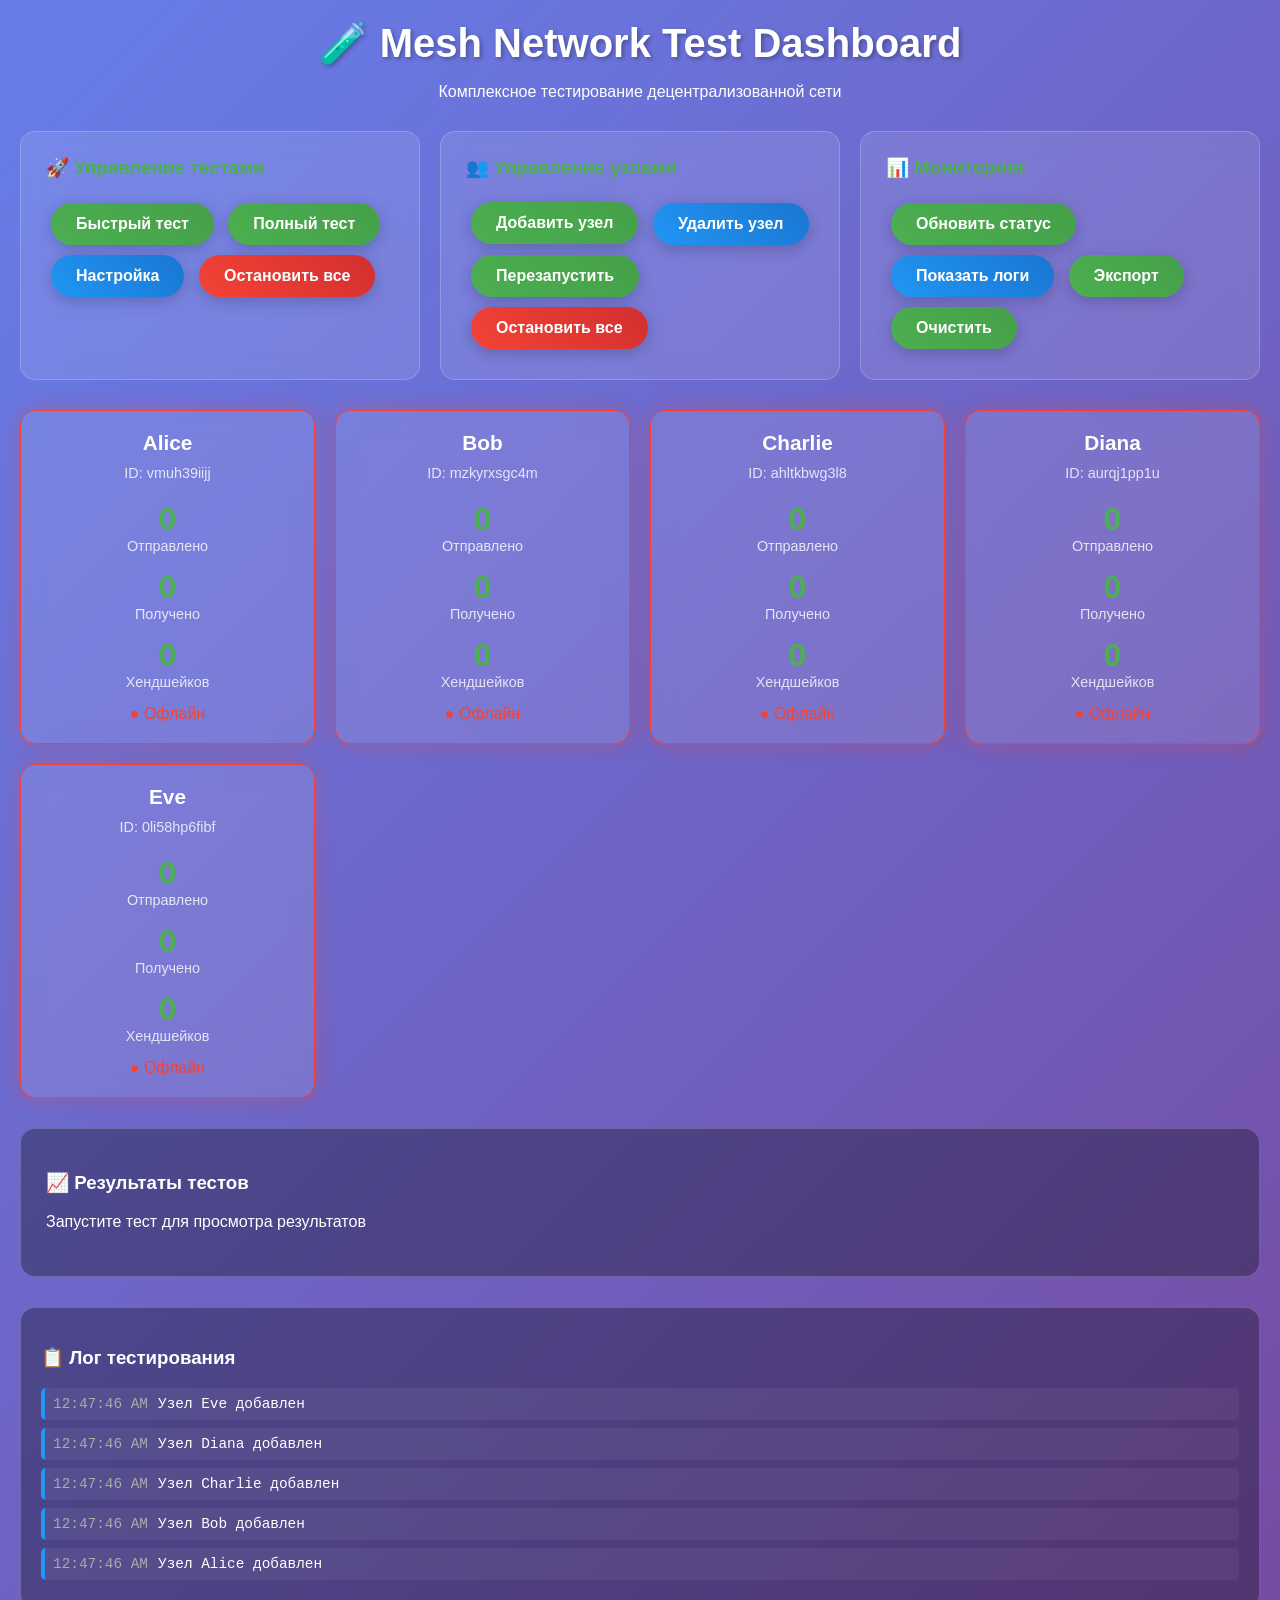
<file: frontend/mesh_test_dashboard.html>
<!DOCTYPE html>
<html lang="ru">
<head>
    <meta charset="UTF-8">
    <meta name="viewport" content="width=device-width, initial-scale=1.0">
    <title>Mesh Network Test Dashboard</title>
    <style>
        body {
            font-family: 'Segoe UI', Tahoma, Geneva, Verdana, sans-serif;
            margin: 0;
            padding: 20px;
            background: linear-gradient(135deg, #667eea 0%, #764ba2 100%);
            color: white;
            min-height: 100vh;
        }
        
        .container {
            max-width: 1400px;
            margin: 0 auto;
        }
        
        .header {
            text-align: center;
            margin-bottom: 30px;
        }
        
        .header h1 {
            margin: 0;
            font-size: 2.5em;
            text-shadow: 2px 2px 4px rgba(0,0,0,0.3);
        }
        
        .test-controls {
            display: grid;
            grid-template-columns: repeat(auto-fit, minmax(300px, 1fr));
            gap: 20px;
            margin-bottom: 30px;
        }
        
        .control-card {
            background: rgba(255,255,255,0.1);
            backdrop-filter: blur(10px);
            border-radius: 15px;
            padding: 25px;
            border: 1px solid rgba(255,255,255,0.2);
        }
        
        .control-card h3 {
            margin-top: 0;
            color: #4CAF50;
        }
        
        .btn {
            background: linear-gradient(45deg, #4CAF50, #45a049);
            color: white;
            border: none;
            padding: 12px 25px;
            border-radius: 25px;
            cursor: pointer;
            font-size: 1em;
            font-weight: bold;
            transition: all 0.3s ease;
            box-shadow: 0 4px 15px rgba(0,0,0,0.2);
            margin: 5px;
        }
        
        .btn:hover {
            transform: translateY(-2px);
            box-shadow: 0 6px 20px rgba(0,0,0,0.3);
        }
        
        .btn.danger {
            background: linear-gradient(45deg, #f44336, #d32f2f);
        }
        
        .btn.secondary {
            background: linear-gradient(45deg, #2196F3, #1976D2);
        }
        
        .btn:disabled {
            background: #666;
            cursor: not-allowed;
            transform: none;
        }
        
        .status-grid {
            display: grid;
            grid-template-columns: repeat(auto-fit, minmax(250px, 1fr));
            gap: 20px;
            margin-bottom: 30px;
        }
        
        .status-card {
            background: rgba(255,255,255,0.1);
            backdrop-filter: blur(10px);
            border-radius: 15px;
            padding: 20px;
            border: 1px solid rgba(255,255,255,0.2);
            text-align: center;
        }
        
        .status-card.online {
            border-color: #4CAF50;
            box-shadow: 0 0 20px rgba(76, 175, 80, 0.3);
        }
        
        .status-card.offline {
            border-color: #f44336;
            box-shadow: 0 0 20px rgba(244, 67, 54, 0.3);
        }
        
        .node-name {
            font-size: 1.3em;
            font-weight: bold;
            margin-bottom: 10px;
        }
        
        .node-id {
            font-size: 0.9em;
            opacity: 0.8;
            margin-bottom: 15px;
        }
        
        .test-results {
            background: rgba(0,0,0,0.3);
            border-radius: 15px;
            padding: 25px;
            margin-bottom: 30px;
            border: 1px solid rgba(255,255,255,0.2);
        }
        
        .progress-bar {
            width: 100%;
            height: 20px;
            background: rgba(255,255,255,0.2);
            border-radius: 10px;
            overflow: hidden;
            margin: 10px 0;
        }
        
        .progress-fill {
            height: 100%;
            background: linear-gradient(45deg, #4CAF50, #45a049);
            transition: width 0.5s ease;
            border-radius: 10px;
        }
        
        .log-container {
            background: rgba(0,0,0,0.3);
            border-radius: 15px;
            padding: 20px;
            max-height: 400px;
            overflow-y: auto;
            border: 1px solid rgba(255,255,255,0.2);
        }
        
        .log-entry {
            margin-bottom: 8px;
            padding: 8px;
            border-radius: 5px;
            background: rgba(255,255,255,0.05);
            font-family: 'Courier New', monospace;
            font-size: 0.9em;
        }
        
        .log-entry.success {
            border-left: 4px solid #4CAF50;
        }
        
        .log-entry.error {
            border-left: 4px solid #f44336;
        }
        
        .log-entry.info {
            border-left: 4px solid #2196F3;
        }
        
        .timestamp {
            color: #aaa;
            margin-right: 10px;
        }
        
        .metrics {
            display: grid;
            grid-template-columns: repeat(auto-fit, minmax(200px, 1fr));
            gap: 15px;
            margin-top: 20px;
        }
        
        .metric {
            text-align: center;
        }
        
        .metric-value {
            font-size: 2em;
            font-weight: bold;
            color: #4CAF50;
        }
        
        .metric-label {
            font-size: 0.9em;
            opacity: 0.8;
        }
        
        @keyframes pulse {
            0% { opacity: 1; }
            50% { opacity: 0.5; }
            100% { opacity: 1; }
        }
        
        .testing {
            animation: pulse 1.5s infinite;
        }
    </style>
</head>
<body>
    <div class="container">
        <div class="header">
            <h1>🧪 Mesh Network Test Dashboard</h1>
            <p>Комплексное тестирование децентрализованной сети</p>
        </div>
        
        <div class="test-controls">
            <div class="control-card">
                <h3>🚀 Управление тестами</h3>
                <button class="btn" onclick="startQuickTest()">Быстрый тест</button>
                <button class="btn" onclick="startFullTest()">Полный тест</button>
                <button class="btn secondary" onclick="startCustomTest()">Настройка</button>
                <button class="btn danger" onclick="stopAllTests()">Остановить все</button>
            </div>
            
            <div class="control-card">
                <h3>👥 Управление узлами</h3>
                <button class="btn" onclick="addNode()">Добавить узел</button>
                <button class="btn secondary" onclick="removeNode()">Удалить узел</button>
                <button class="btn" onclick="restartNode()">Перезапустить</button>
                <button class="btn danger" onclick="stopAllNodes()">Остановить все</button>
            </div>
            
            <div class="control-card">
                <h3>📊 Мониторинг</h3>
                <button class="btn" onclick="refreshStatus()">Обновить статус</button>
                <button class="btn secondary" onclick="showLogs()">Показать логи</button>
                <button class="btn" onclick="exportResults()">Экспорт</button>
                <button class="btn" onclick="clearResults()">Очистить</button>
            </div>
        </div>
        
        <div class="status-grid" id="nodeStatus">
            <!-- Статус узлов будет добавлен динамически -->
        </div>
        
        <div class="test-results">
            <h3>📈 Результаты тестов</h3>
            <div id="testProgress">
                <p>Запустите тест для просмотра результатов</p>
            </div>
            
            <div class="metrics" id="testMetrics">
                <!-- Метрики будут добавлены динамически -->
            </div>
        </div>
        
        <div class="log-container">
            <h3>📋 Лог тестирования</h3>
            <div id="logContent"></div>
        </div>
    </div>

    <script>
        class MeshTestDashboard {
            constructor() {
                this.nodes = new Map();
                this.testRunning = false;
                this.testResults = {};
                this.logEntries = [];
                
                this.initializeNodes();
                this.startPolling();
                this.setupEventListeners();
            }
            
            initializeNodes() {
                // Инициализация базовых узлов
                const defaultNodes = ['Alice', 'Bob', 'Charlie', 'Diana', 'Eve'];
                
                defaultNodes.forEach(name => {
                    this.addNode(name);
                });
                
                this.updateNodeDisplay();
            }
            
            addNode(name) {
                const id = name.toLowerCase();
                this.nodes.set(id, {
                    name: name,
                    id: id,
                    status: 'offline',
                    device_id: this.generateDeviceId(),
                    stats: {
                        messages_sent: 0,
                        messages_received: 0,
                        handshakes: 0,
                        errors: 0
                    },
                    last_seen: null
                });
                
                this.addLog(`info`, `Узел ${name} добавлен`);
            }
            
            removeNode(nodeId) {
                if (this.nodes.has(nodeId)) {
                    const name = this.nodes.get(nodeId).name;
                    this.nodes.delete(nodeId);
                    this.addLog(`info`, `Узел ${name} удален`);
                    this.updateNodeDisplay();
                }
            }
            
            generateDeviceId() {
                return Math.random().toString(36).substring(2, 18);
            }
            
            updateNodeDisplay() {
                const container = document.getElementById('nodeStatus');
                container.innerHTML = '';
                
                this.nodes.forEach((node, id) => {
                    const card = document.createElement('div');
                    card.className = `status-card ${node.status}`;
                    
                    card.innerHTML = `
                        <div class="node-name">${node.name}</div>
                        <div class="node-id">ID: ${node.device_id}</div>
                        <div class="metrics">
                            <div class="metric">
                                <div class="metric-value">${node.stats.messages_sent}</div>
                                <div class="metric-label">Отправлено</div>
                            </div>
                            <div class="metric">
                                <div class="metric-value">${node.stats.messages_received}</div>
                                <div class="metric-label">Получено</div>
                            </div>
                            <div class="metric">
                                <div class="metric-value">${node.stats.handshakes}</div>
                                <div class="metric-label">Хендшейков</div>
                            </div>
                        </div>
                        <div style="margin-top: 15px;">
                            <span style="color: ${node.status === 'online' ? '#4CAF50' : '#f44336'}">
                                ● ${node.status === 'online' ? 'Онлайн' : 'Офлайн'}
                            </span>
                        </div>
                    `;
                    
                    container.appendChild(card);
                });
            }
            
            async startQuickTest() {
                if (this.testRunning) {
                    this.addLog('error', 'Тест уже выполняется');
                    return;
                }
                
                this.testRunning = true;
                this.addLog('info', 'Запуск быстрого теста...');
                
                try {
                    const response = await fetch('/api/test/quick', {
                        method: 'POST',
                        headers: {'Content-Type': 'application/json'},
                        body: JSON.stringify({
                            nodes: Array.from(this.nodes.keys())
                        })
                    });
                    
                    const result = await response.json();
                    this.handleTestResult('quick', result);
                    
                } catch (error) {
                    this.addLog('error', 'Ошибка быстрого теста: ' + error.message);
                } finally {
                    this.testRunning = false;
                }
            }
            
            async startFullTest() {
                if (this.testRunning) {
                    this.addLog('error', 'Тест уже выполняется');
                    return;
                }
                
                this.testRunning = true;
                this.addLog('info', 'Запуск полного теста...');
                this.updateTestProgress('Подготовка теста...', 0);
                
                try {
                    const tests = ['connectivity', 'offline_delivery', 'handshakes', 'performance'];
                    let totalScore = 0;
                    
                    for (let i = 0; i < tests.length; i++) {
                        const test = tests[i];
                        this.updateTestProgress(`Выполняется ${test}...`, (i + 1) / tests.length * 100);
                        
                        const response = await fetch(`/api/test/${test}`, {
                            method: 'POST',
                            headers: {'Content-Type': 'application/json'},
                            body: JSON.stringify({
                                nodes: Array.from(this.nodes.keys())
                            })
                        });
                        
                        const result = await response.json();
                        this.handleTestResult(test, result);
                        totalScore += result.success_rate || 0;
                        
                        // Пауза между тестами
                        await new Promise(resolve => setTimeout(resolve, 1000));
                    }
                    
                    const finalScore = totalScore / tests.length;
                    this.updateTestProgress(`Тест завершен! Оценка: ${(finalScore * 100).toFixed(1)}%`, 100);
                    this.updateMetrics(finalScore);
                    
                    this.addLog('success', `Полный тест завершен. Оценка: ${(finalScore * 100).toFixed(1)}%`);
                    
                } catch (error) {
                    this.addLog('error', 'Ошибка полного теста: ' + error.message);
                } finally {
                    this.testRunning = false;
                }
            }
            
            handleTestResult(testType, result) {
                this.testResults[testType] = result;
                
                // Симуляция обновления статистики узлов
                this.nodes.forEach(node => {
                    if (Math.random() > 0.3) {
                        node.status = 'online';
                        node.stats.messages_sent += Math.floor(Math.random() * 5);
                        node.stats.messages_received += Math.floor(Math.random() * 5);
                        node.stats.handshakes += Math.floor(Math.random() * 3);
                    }
                });
                
                this.updateNodeDisplay();
                
                this.addLog('success', `Тест ${testType}: ${(result.success_rate * 100).toFixed(1)}%`);
            }
            
            updateTestProgress(message, percentage) {
                const container = document.getElementById('testProgress');
                container.innerHTML = `
                    <p>${message}</p>
                    <div class="progress-bar">
                        <div class="progress-fill" style="width: ${percentage}%"></div>
                    </div>
                `;
            }
            
            updateMetrics(score) {
                const container = document.getElementById('testMetrics');
                container.innerHTML = `
                    <div class="metric">
                        <div class="metric-value">${(score * 100).toFixed(1)}%</div>
                        <div class="metric-label">Общая оценка</div>
                    </div>
                    <div class="metric">
                        <div class="metric-value">${this.nodes.size}</div>
                        <div class="metric-label">Активных узлов</div>
                    </div>
                    <div class="metric">
                        <div class="metric-value">${Object.keys(this.testResults).length}</div>
                        <div class="metric-label">Тестов выполнено</div>
                    </div>
                    <div class="metric">
                        <div class="metric-value">${this.logEntries.length}</div>
                        <div class="metric-label">Лог-записей</div>
                    </div>
                `;
            }
            
            addLog(type, message) {
                const timestamp = new Date().toLocaleTimeString();
                const entry = {
                    timestamp,
                    type,
                    message
                };
                
                this.logEntries.unshift(entry);
                
                // Ограничить количество записей
                if (this.logEntries.length > 100) {
                    this.logEntries.pop();
                }
                
                this.updateLogDisplay();
            }
            
            updateLogDisplay() {
                const container = document.getElementById('logContent');
                container.innerHTML = this.logEntries.map(entry => `
                    <div class="log-entry ${entry.type}">
                        <span class="timestamp">${entry.timestamp}</span>${entry.message}
                    </div>
                `).join('');
            }
            
            startPolling() {
                // Симуляция обновления статуса
                setInterval(() => {
                    if (this.testRunning) return;
                    
                    // Случайное обновление статуса узлов
                    this.nodes.forEach(node => {
                        if (Math.random() > 0.8) {
                            node.status = node.status === 'online' ? 'offline' : 'online';
                            node.last_seen = new Date();
                        }
                    });
                    
                    this.updateNodeDisplay();
                }, 5000);
            }
            
            setupEventListeners() {
                // Обработка клавиатурных сокращений
                document.addEventListener('keydown', (e) => {
                    if (e.ctrlKey) {
                        switch(e.key) {
                            case 'q':
                                e.preventDefault();
                                this.startQuickTest();
                                break;
                            case 'f':
                                e.preventDefault();
                                this.startFullTest();
                                break;
                            case 's':
                                e.preventDefault();
                                this.stopAllTests();
                                break;
                        }
                    }
                });
            }
            
            async stopAllTests() {
                this.testRunning = false;
                this.addLog('info', 'Все тесты остановлены');
                
                try {
                    await fetch('/api/test/stop', {method: 'POST'});
                } catch (error) {
                    console.log('Ошибка остановки тестов:', error);
                }
            }
            
            async refreshStatus() {
                this.addLog('info', 'Обновление статуса...');
                
                // Симуляция обновления
                this.nodes.forEach(node => {
                    node.status = 'online';
                    node.last_seen = new Date();
                });
                
                this.updateNodeDisplay();
                this.addLog('success', 'Статус обновлен');
            }
            
            exportResults() {
                const results = {
                    timestamp: new Date().toISOString(),
                    nodes: Array.from(this.nodes.values()),
                    test_results: this.testResults,
                    logs: this.logEntries
                };
                
                const blob = new Blob([JSON.stringify(results, null, 2)], {
                    type: 'application/json'
                });
                
                const url = URL.createObjectURL(blob);
                const a = document.createElement('a');
                a.href = url;
                a.download = `mesh_test_results_${Date.now()}.json`;
                a.click();
                
                URL.revokeObjectURL(url);
                this.addLog('success', 'Результаты экспортированы');
            }
            
            clearResults() {
                this.testResults = {};
                this.logEntries = [];
                this.updateTestProgress('Результаты очищены', 0);
                this.updateMetrics(0);
                this.updateLogDisplay();
                this.addLog('info', 'Результаты очищены');
            }
        }
        
        // Глобальные функции для кнопок
        let dashboard;
        
        function startQuickTest() { dashboard.startQuickTest(); }
        function startFullTest() { dashboard.startFullTest(); }
        function startCustomTest() { dashboard.addLog('info', 'Настройка теста (в разработке)'); }
        function stopAllTests() { dashboard.stopAllTests(); }
        function addNode() {
            const name = prompt('Введите имя узла:');
            if (name) {
                dashboard.addNode(name);
                dashboard.updateNodeDisplay();
            }
        }
        function removeNode() {
            const name = prompt('Введите имя узла для удаления:');
            if (name) {
                dashboard.removeNode(name.toLowerCase());
            }
        }
        function restartNode() {
            dashboard.addLog('info', 'Перезапуск узла (в разработке)');
        }
        function stopAllNodes() {
            dashboard.nodes.forEach(node => node.status = 'offline');
            dashboard.updateNodeDisplay();
            dashboard.addLog('info', 'Все узлы остановлены');
        }
        function refreshStatus() { dashboard.refreshStatus(); }
        function showLogs() { dashboard.addLog('info', 'Логи показаны в панели ниже'); }
        function exportResults() { dashboard.exportResults(); }
        function clearResults() { dashboard.clearResults(); }
        
        // Инициализация
        document.addEventListener('DOMContentLoaded', () => {
            dashboard = new MeshTestDashboard();
            
            // Добавить подсказки
            console.log('🎮 Горячие клавиши:');
            console.log('  Ctrl+Q - Быстрый тест');
            console.log('  Ctrl+F - Полный тест');
            console.log('  Ctrl+S - Остановить тесты');
        });
    </script>
</body>
</html>
</file>
